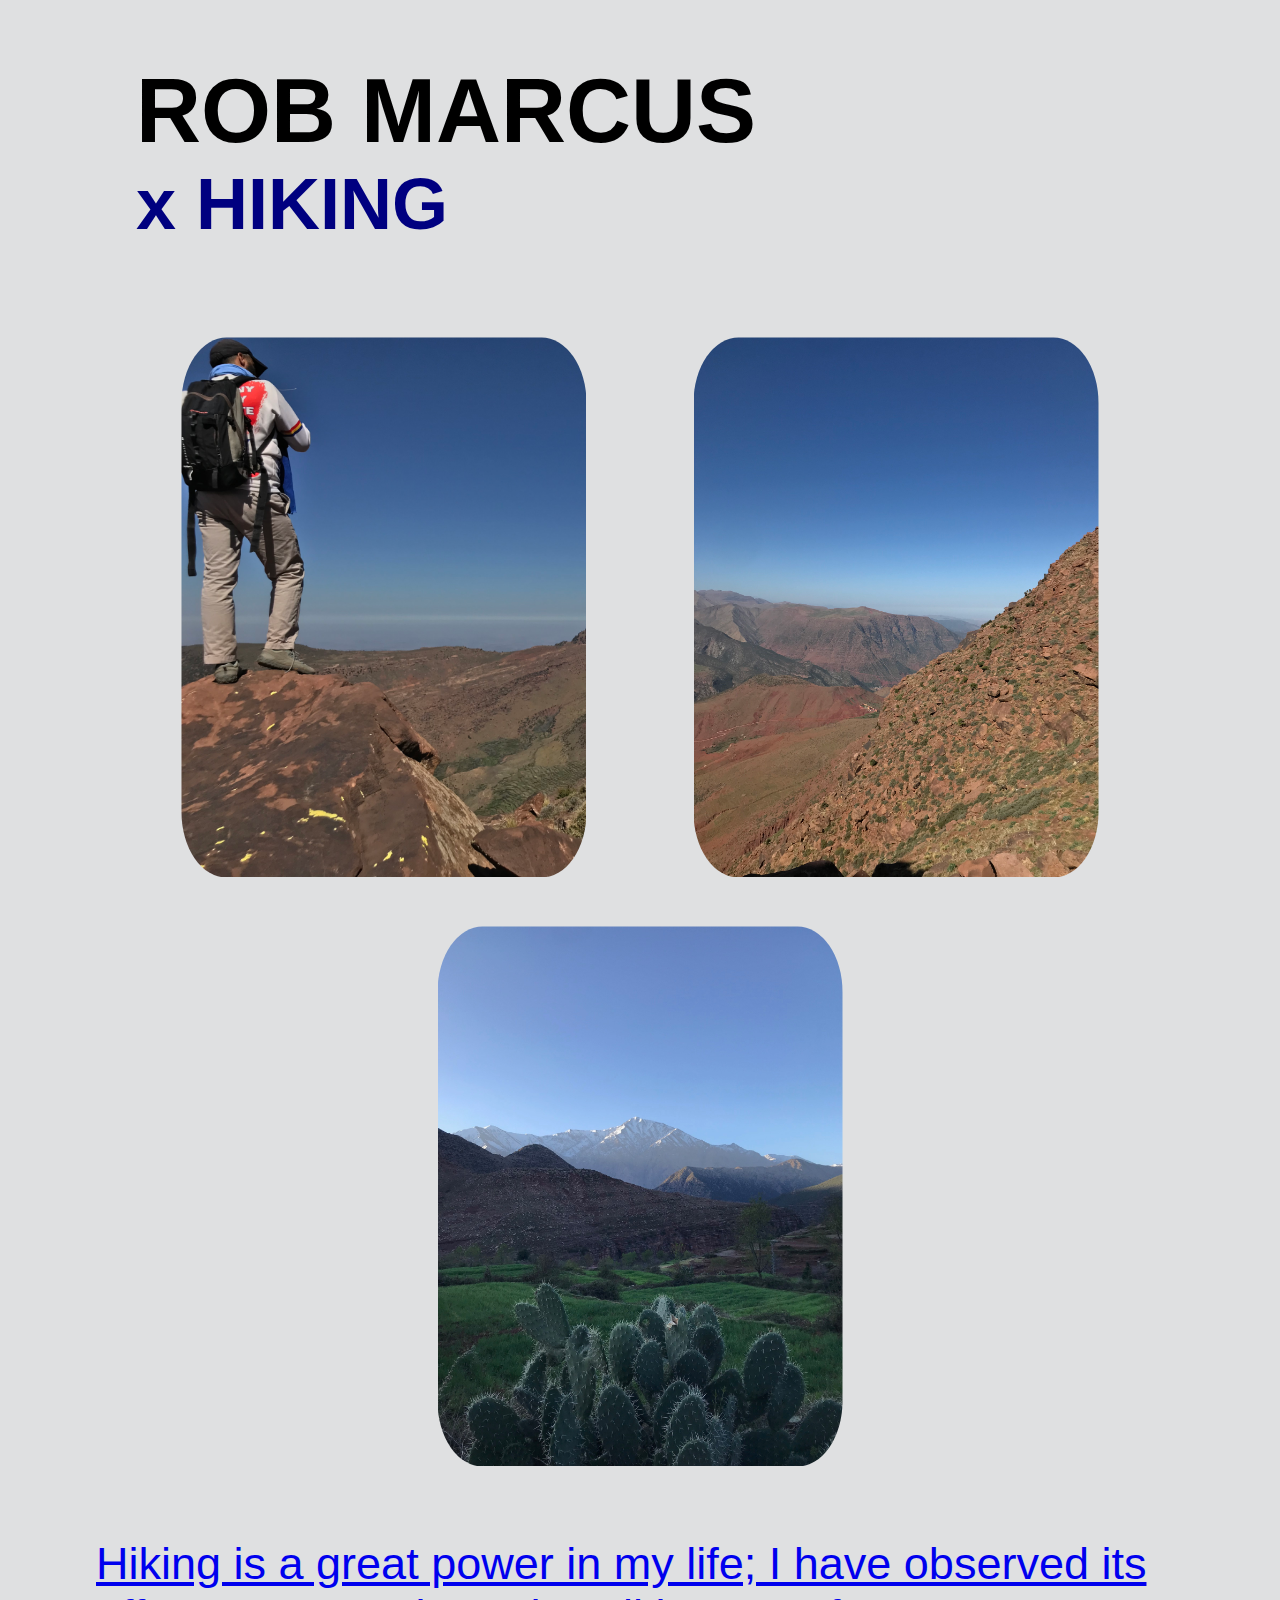
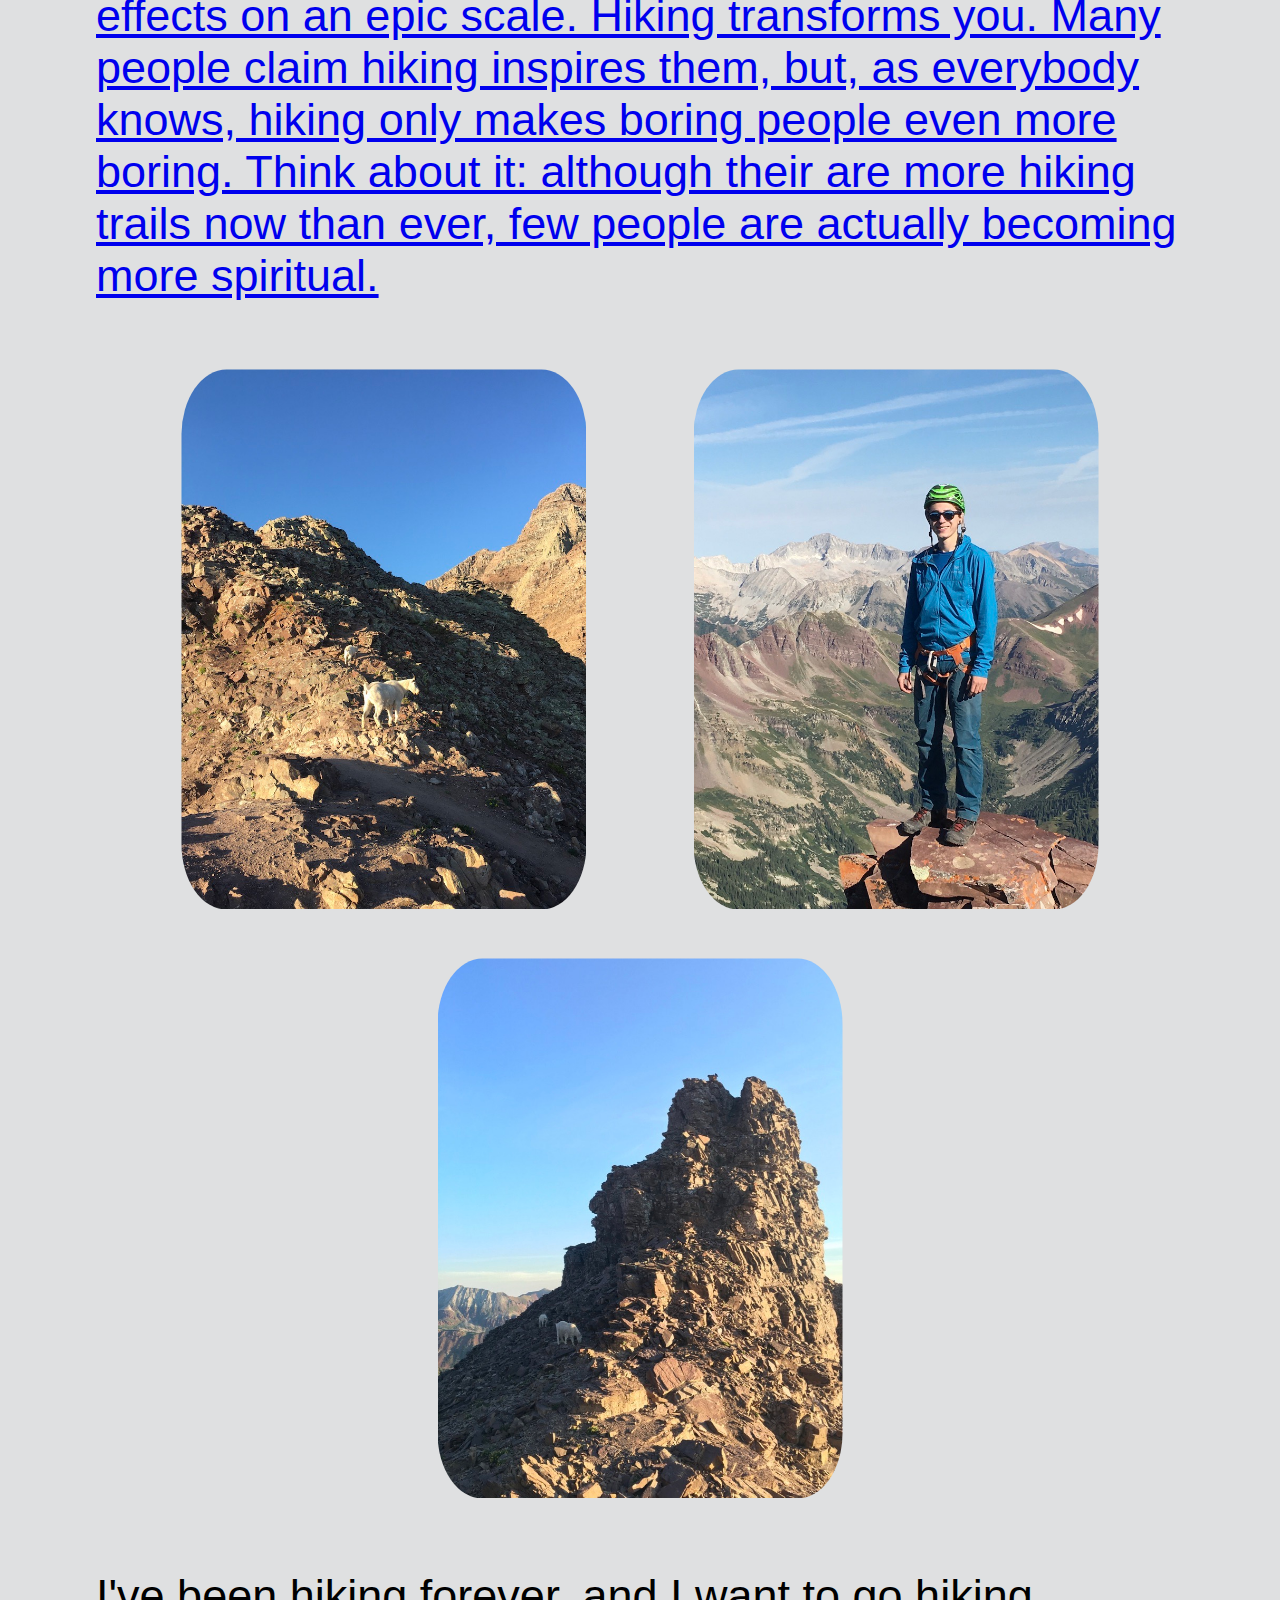
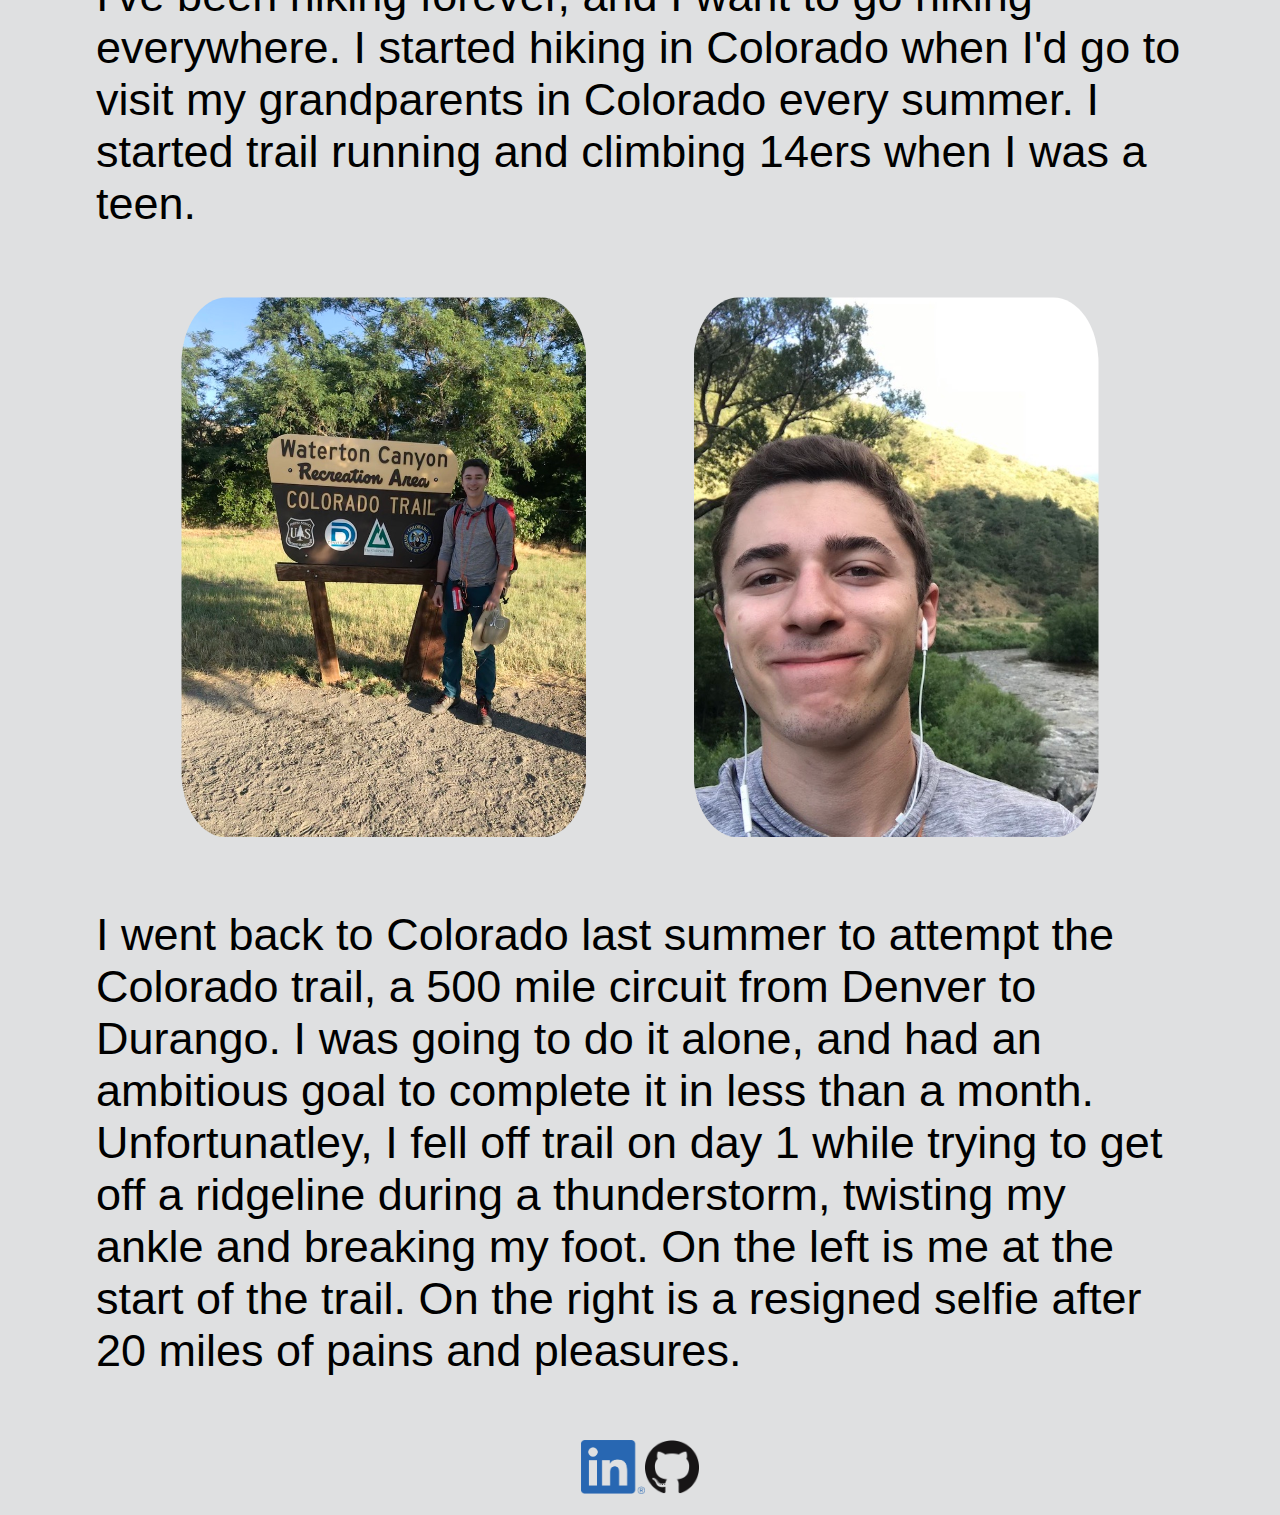
<file: portfolio/src/main/webapp/hiking.html>
<!DOCTYPE html>
<html>
  <head>
    <meta charset="UTF-8">
    <title>ROB MARCUS x HIKING</title>
    <link rel="stylesheet" href="style.css">
    <link rel="icon" 
      type="image/ico" 
      href="images/favicon.ico">
  </head>
  <body>
    <div id="header"></div>
    <div class = "content">
      <div id="tiles1"></div>
        <p><a href="http://blissbat.net/balzac.html" target="_blank">Hiking is a 
        great power in my life; I have observed its effects on an epic scale. 
        Hiking transforms you. Many people claim hiking inspires them, but, 
        as everybody knows, hiking only makes boring people even more
        boring. Think about it: although their are more hiking trails now than
        ever, few people are actually becoming more spiritual.</a>  
      <div id="tiles2"></div>
        <p>I've been hiking forever, and I want to go hiking everywhere. 
        I started hiking in Colorado when I'd go to visit my grandparents in
        Colorado every summer. I started trail running and climbing 14ers when 
        I was a teen. </p>
      <div id="tiles3"></div>
        <p>I went back to Colorado last summer to attempt the Colorado trail, 
        a 500 mile circuit from Denver to Durango. I was going to do it alone, 
        and had an ambitious goal to complete it in less than a month. 
        Unfortunatley, I fell off trail on day 1 while trying to get off a 
        ridgeline during a thunderstorm, twisting my ankle and breaking my foot.
        On the left is me at the start of the trail. On the right is a resigned 
        selfie after 20 miles of pains and pleasures.</p>
    </div>
    <div id="footer"></div>
  <script src="repeatedElements.js"></script>
  <script type="text/javascript">
    const TILES = {"tiles1":[1,2,0],"tiles2":[6,5,3],"tiles3":[7,4]};
    const PREFIX = "hiking";

    generateAllTiles(PREFIX, TILES);
    header(PREFIX);
  </script>
  </body>
</html>
</file>
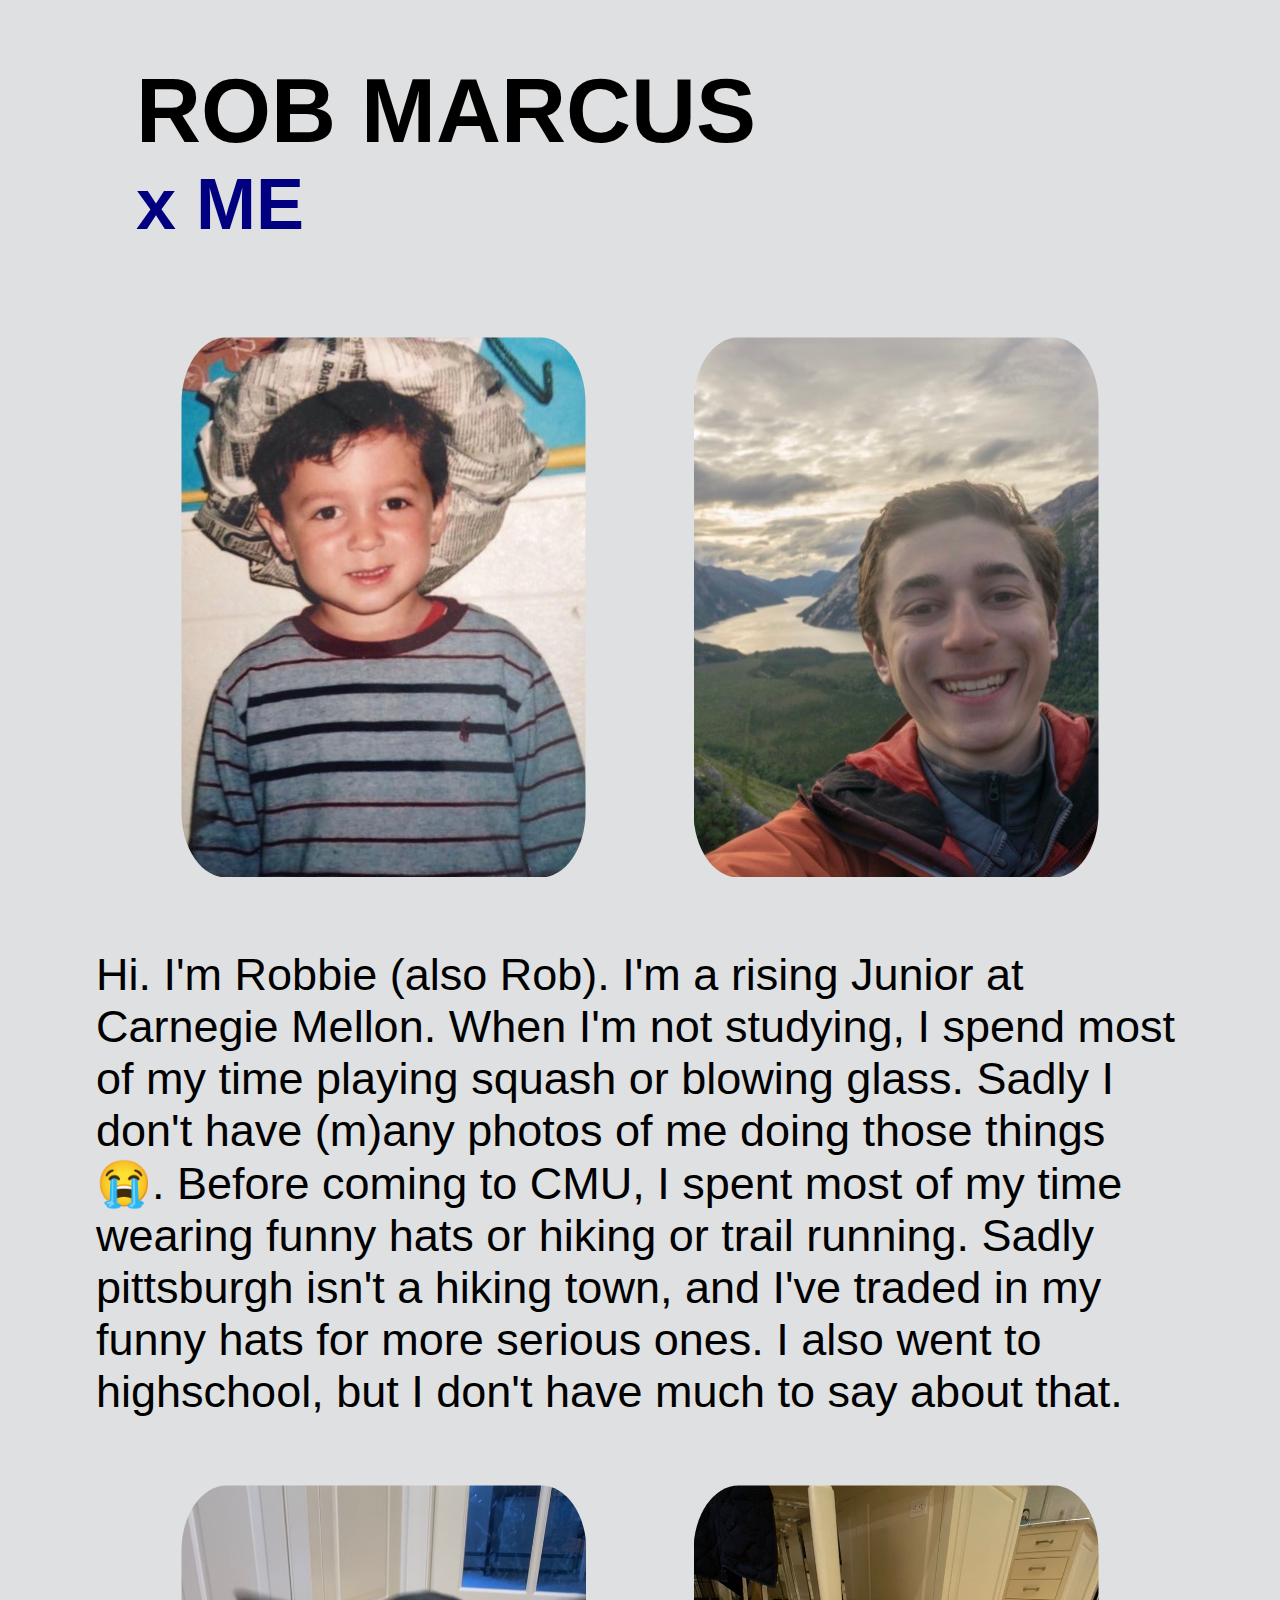
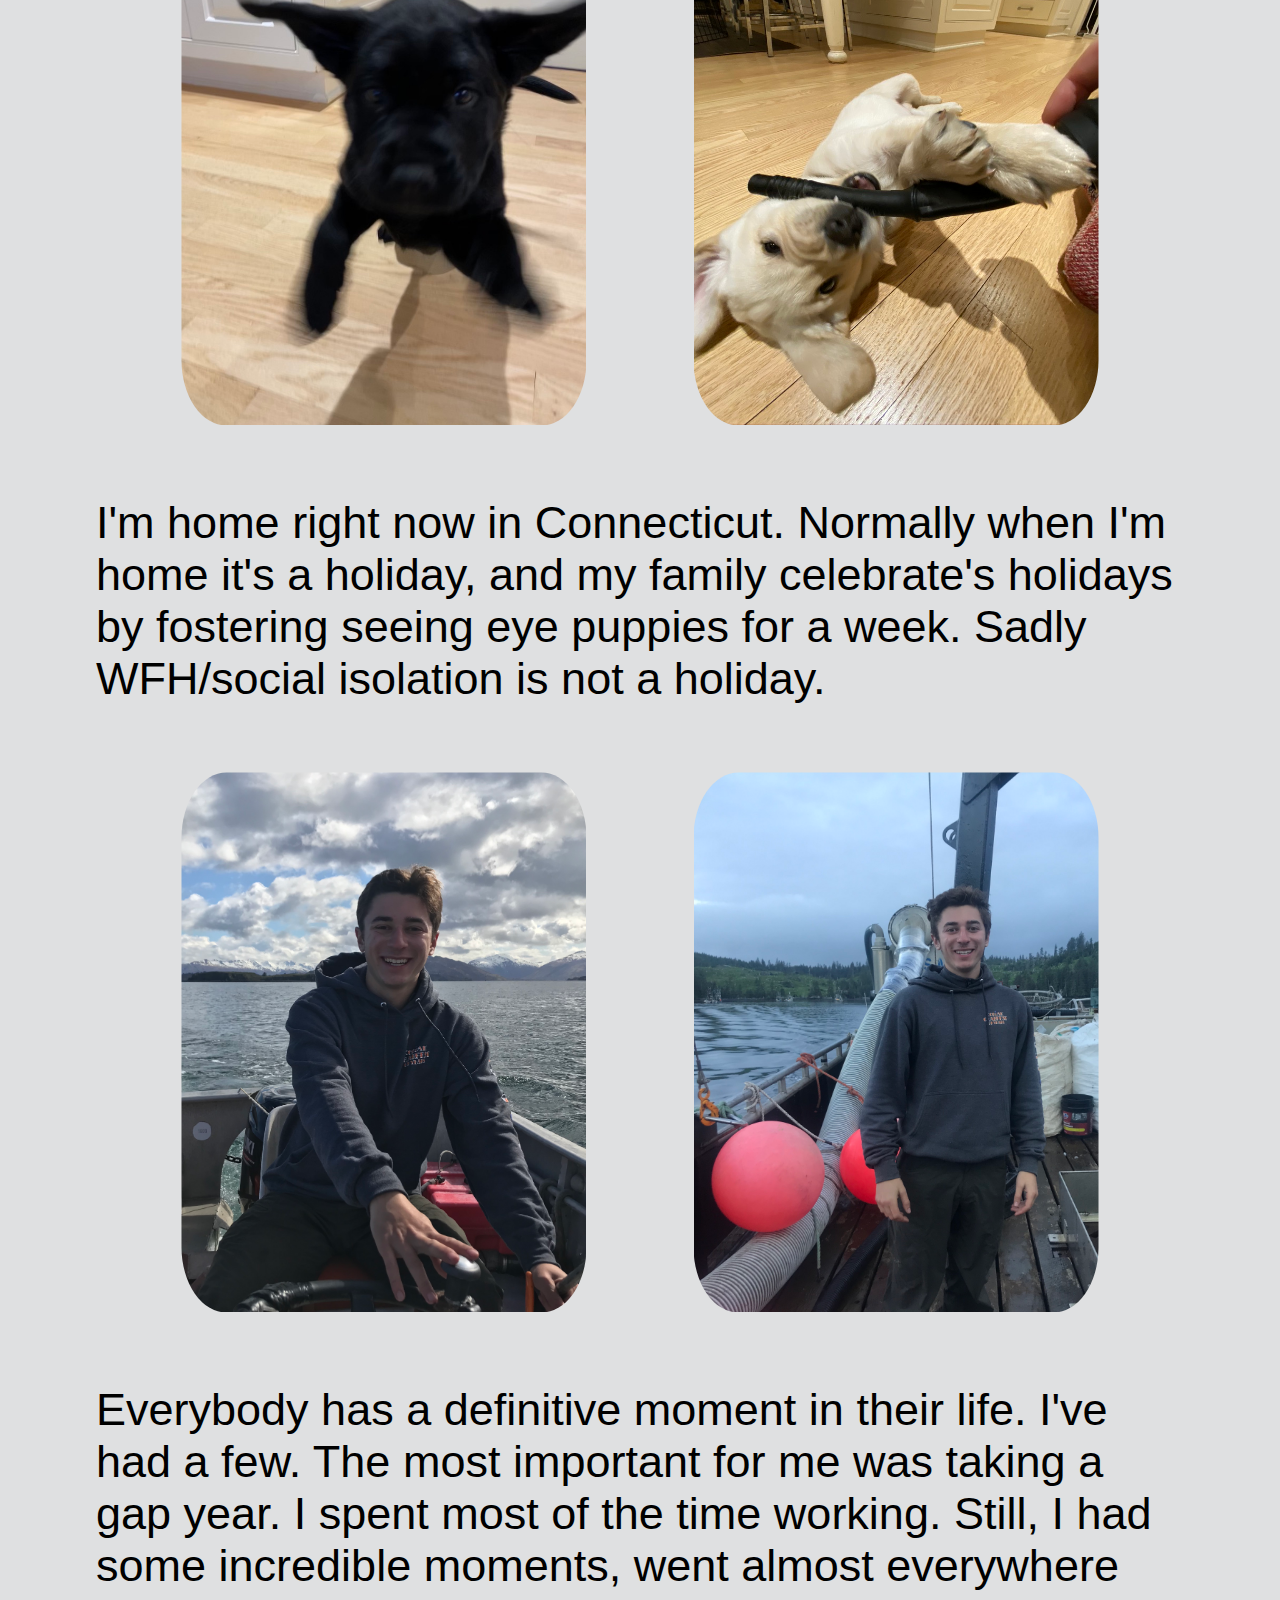
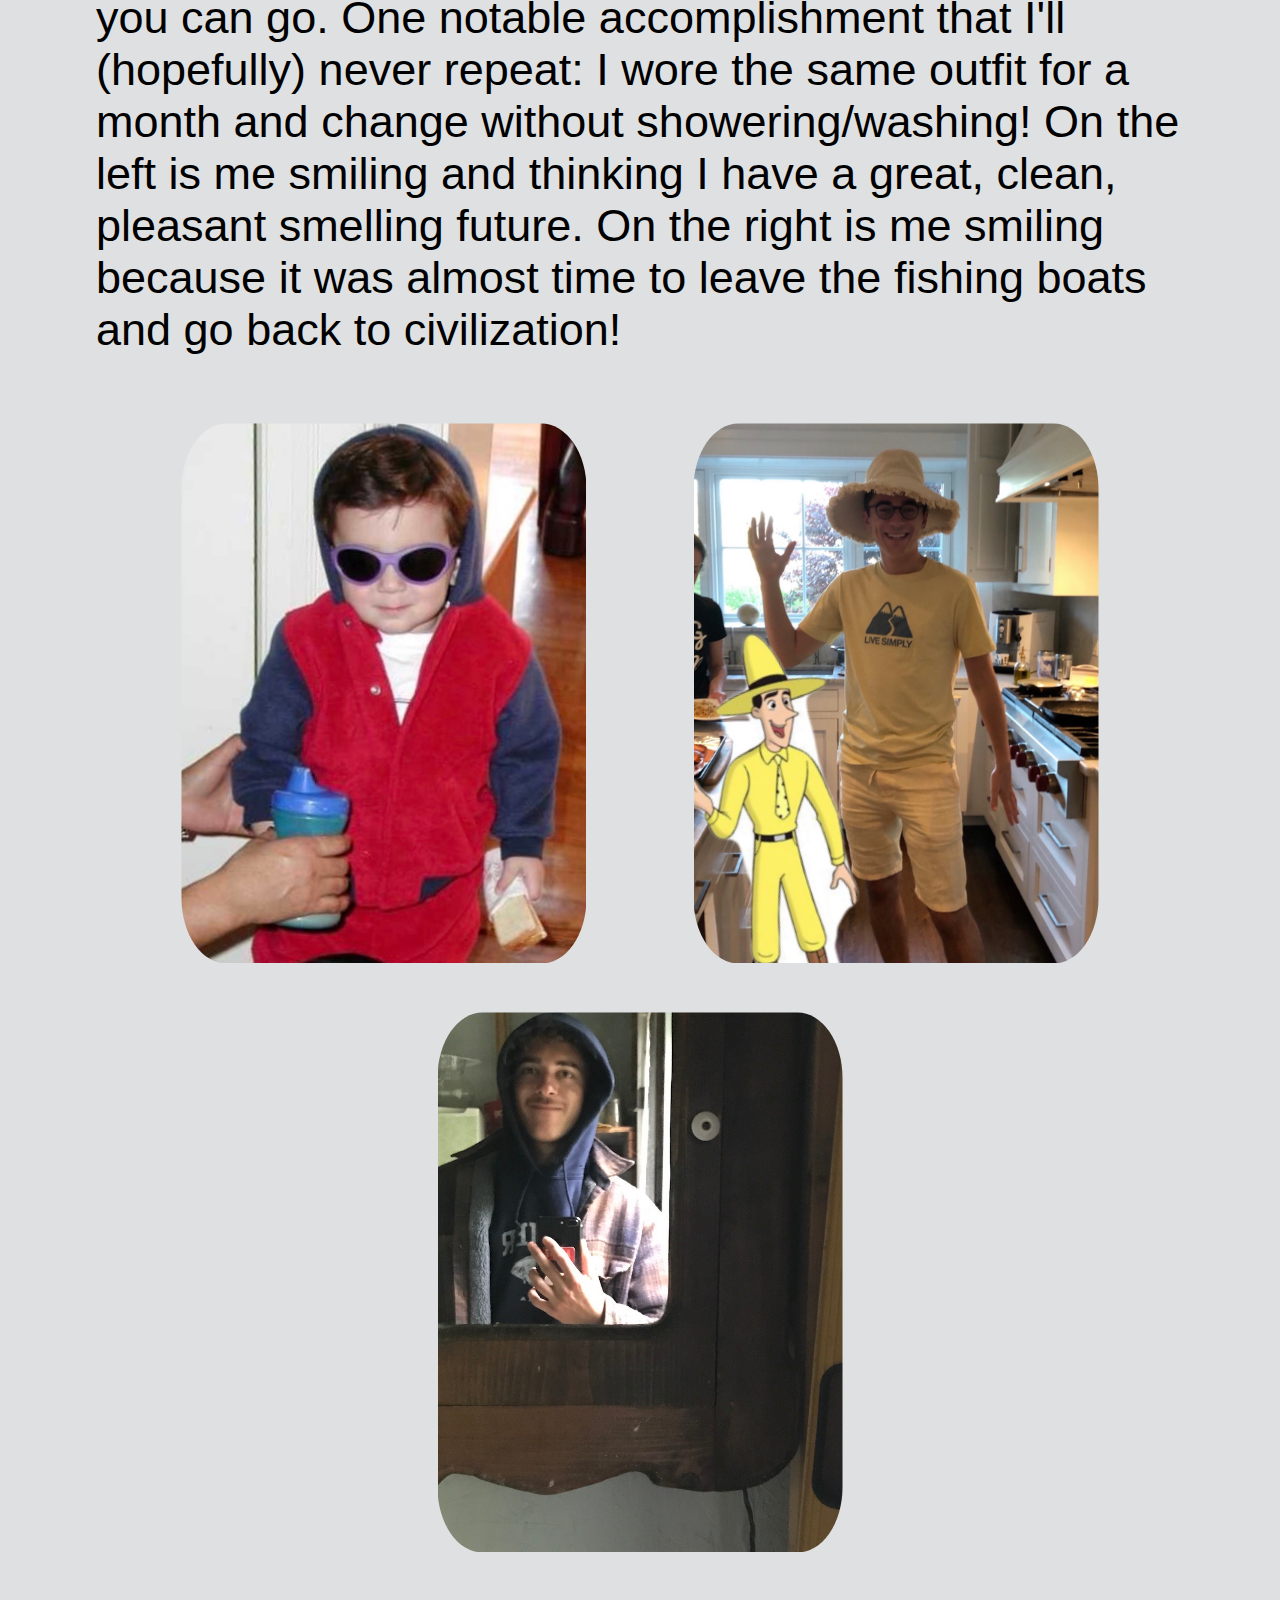
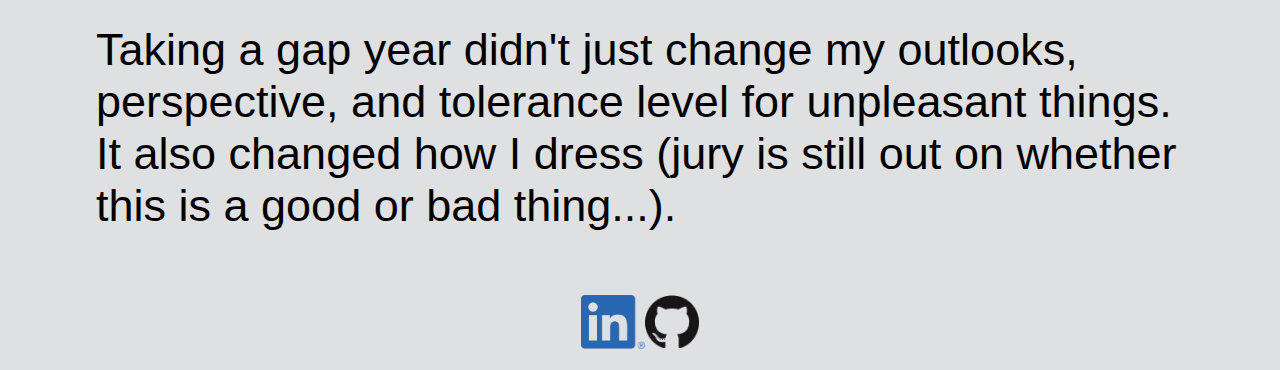
<file: portfolio/src/main/webapp/me.html>
<!DOCTYPE html>
<html>
  <head>
    <meta charset="UTF-8">
    <title>ROB MARCUS x ME</title>
    <link rel="stylesheet" href="style.css">
    <link rel="icon" 
      type="image/ico" 
      href="images/favicon.ico">
  </head>
  <body>
    <div id="header"></div>
    
    <div class="content">
      <div id="tiles1"></div>
        <p>Hi. I'm Robbie (also Rob). I'm a rising Junior at Carnegie Mellon.
        When I'm not studying, I spend most of my time playing squash or blowing
        glass. Sadly I don't have (m)any photos of me doing those things 😭. 
        Before coming to CMU, I spent most of my time wearing funny hats or 
        hiking or trail running. Sadly pittsburgh isn't a hiking town, and 
        I've traded in my funny hats for more serious ones. I also went to 
        highschool, but I don't have much to say about that.</p>
      <div id="tiles2"></div>
        <p>I'm home right now in Connecticut. Normally when I'm home it's a holiday, 
        and my family celebrate's holidays by fostering seeing eye puppies for a 
        week. Sadly WFH/social isolation is not a holiday.</p>
      <div id="tiles3"></div>
        <p>Everybody has a definitive moment in their life. I've had a few. 
        The most important for me was taking a gap year. I spent most of the 
        time working. Still, I had some incredible moments, went almost everywhere 
        you can go. One notable accomplishment that I'll (hopefully) never repeat: 
        I wore the same outfit for a month and change without showering/washing! 
        On the left is me smiling and thinking I have a great, clean, pleasant 
        smelling future. On the right is me smiling because it was almost time to 
        leave the fishing boats and go back to civilization!</p> 
      <div id="tiles4"></div>
        <p>Taking a gap year didn't just change my outlooks, perspective, and 
          tolerance level for unpleasant things. It also changed how I dress 
          (jury is still out on whether this is a good or bad thing...). 
        </p>
    </div>

    <div id="footer"></div>
  <script src="repeatedElements.js"></script>  
  <script type="text/javascript">
    const TILES = {"tiles1":[7,4],"tiles2":[6,5],"tiles3":[3,2],"tiles4":[1,0,8]};
    const PREFIX = "me";

    generateAllTiles(PREFIX, TILES);
    header(PREFIX);
  </script>
  </body>
</html>
</file>
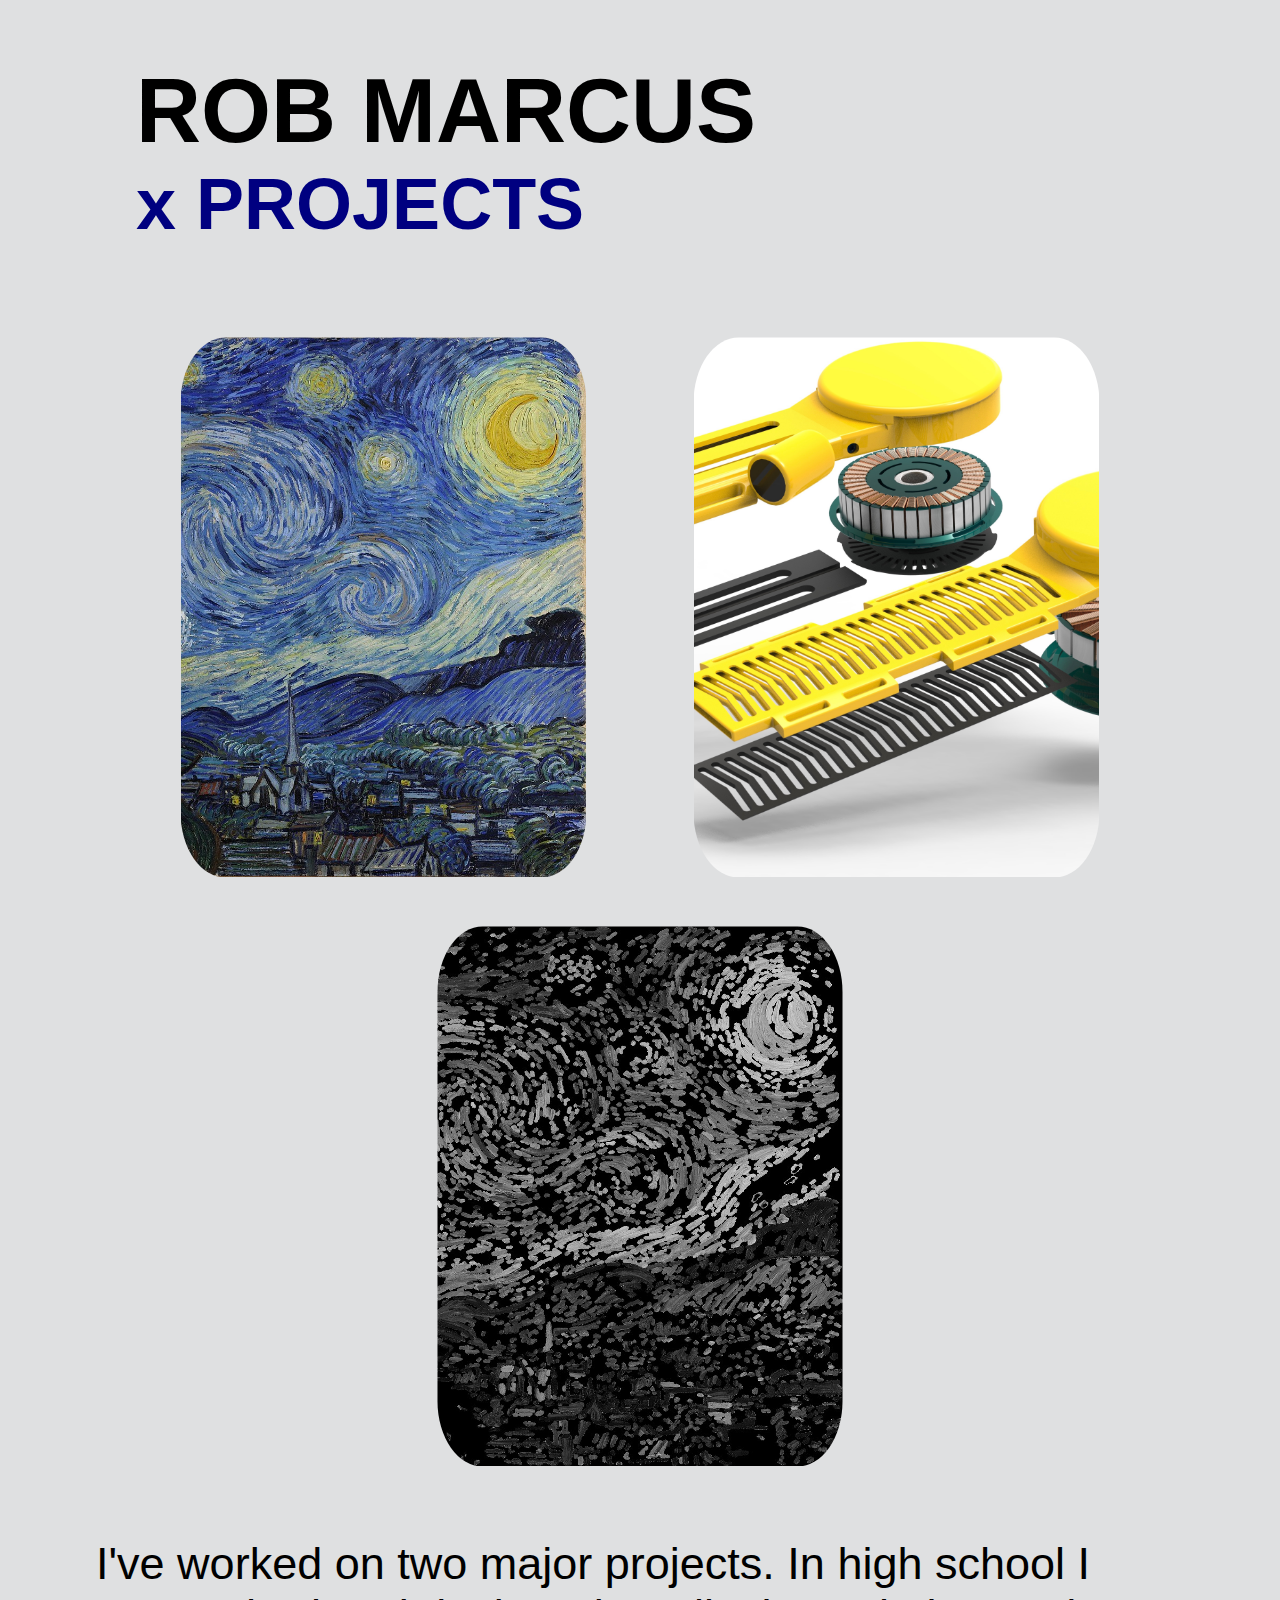
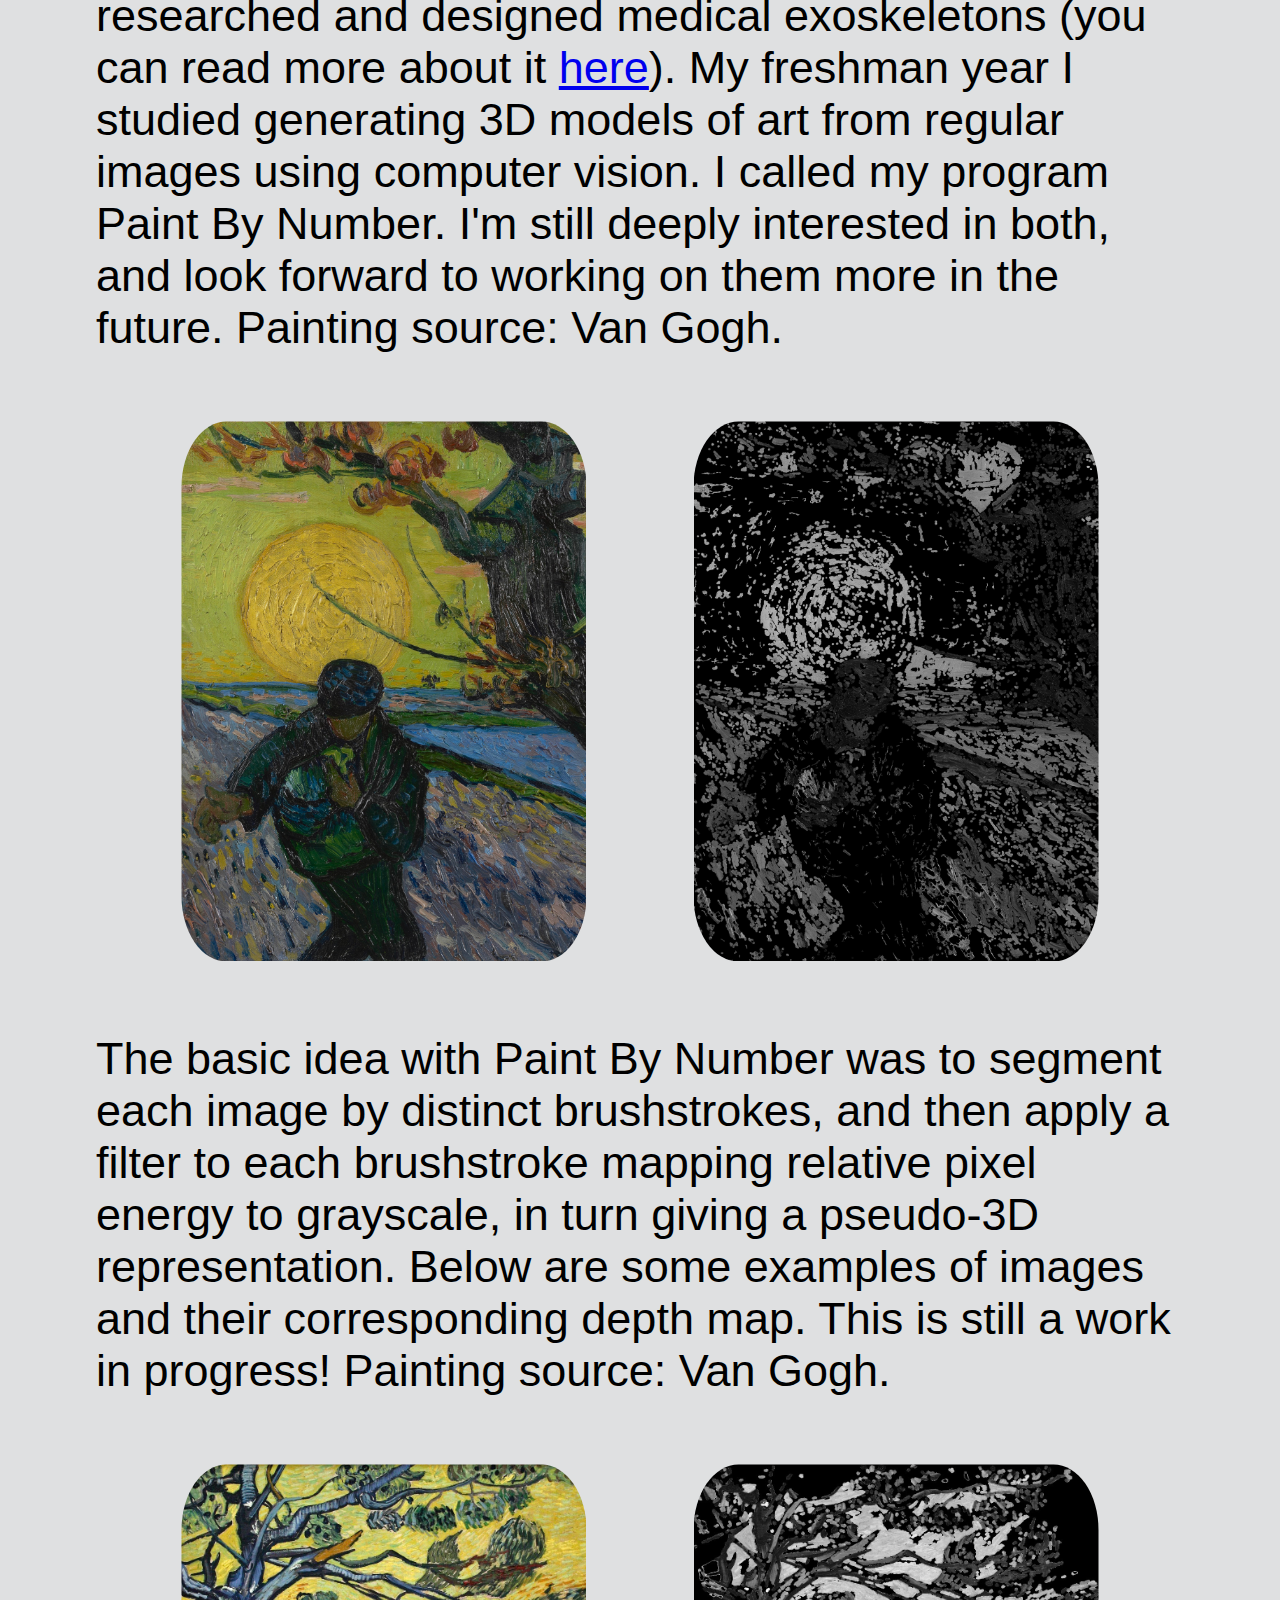
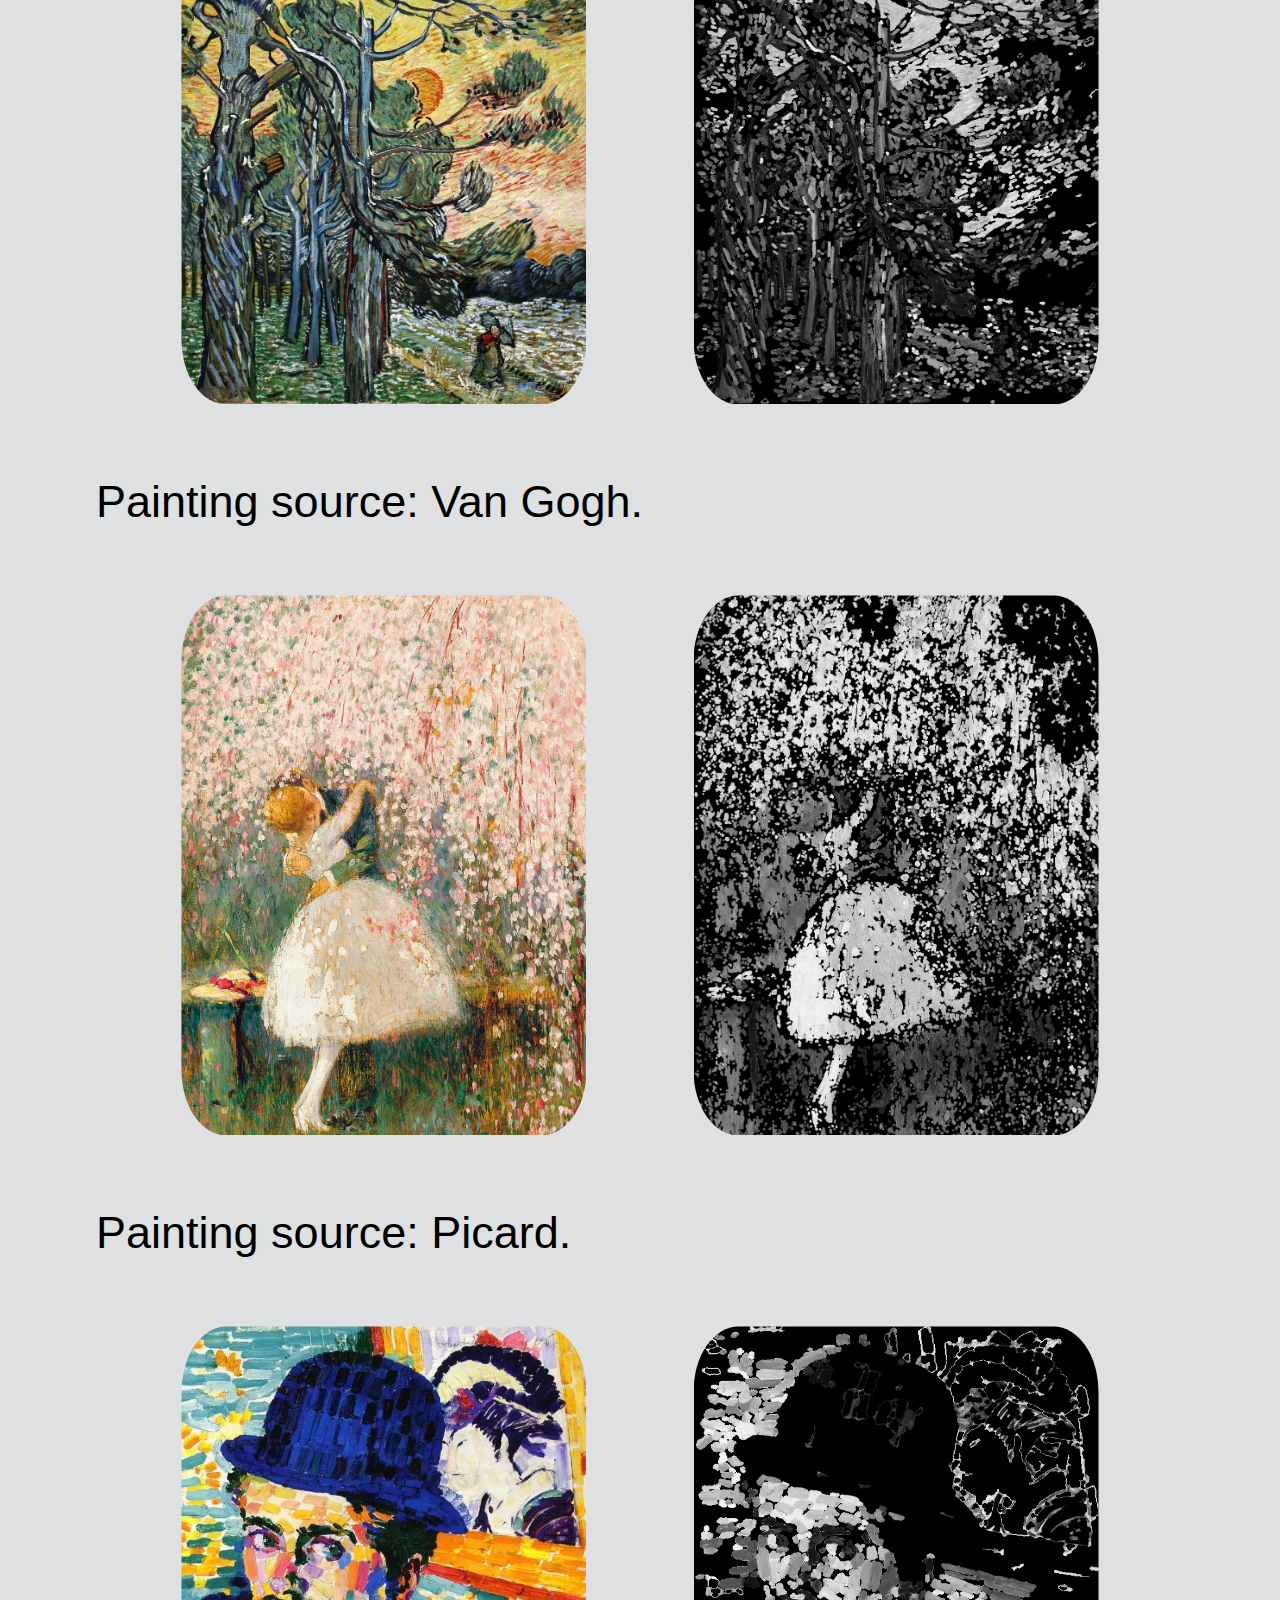
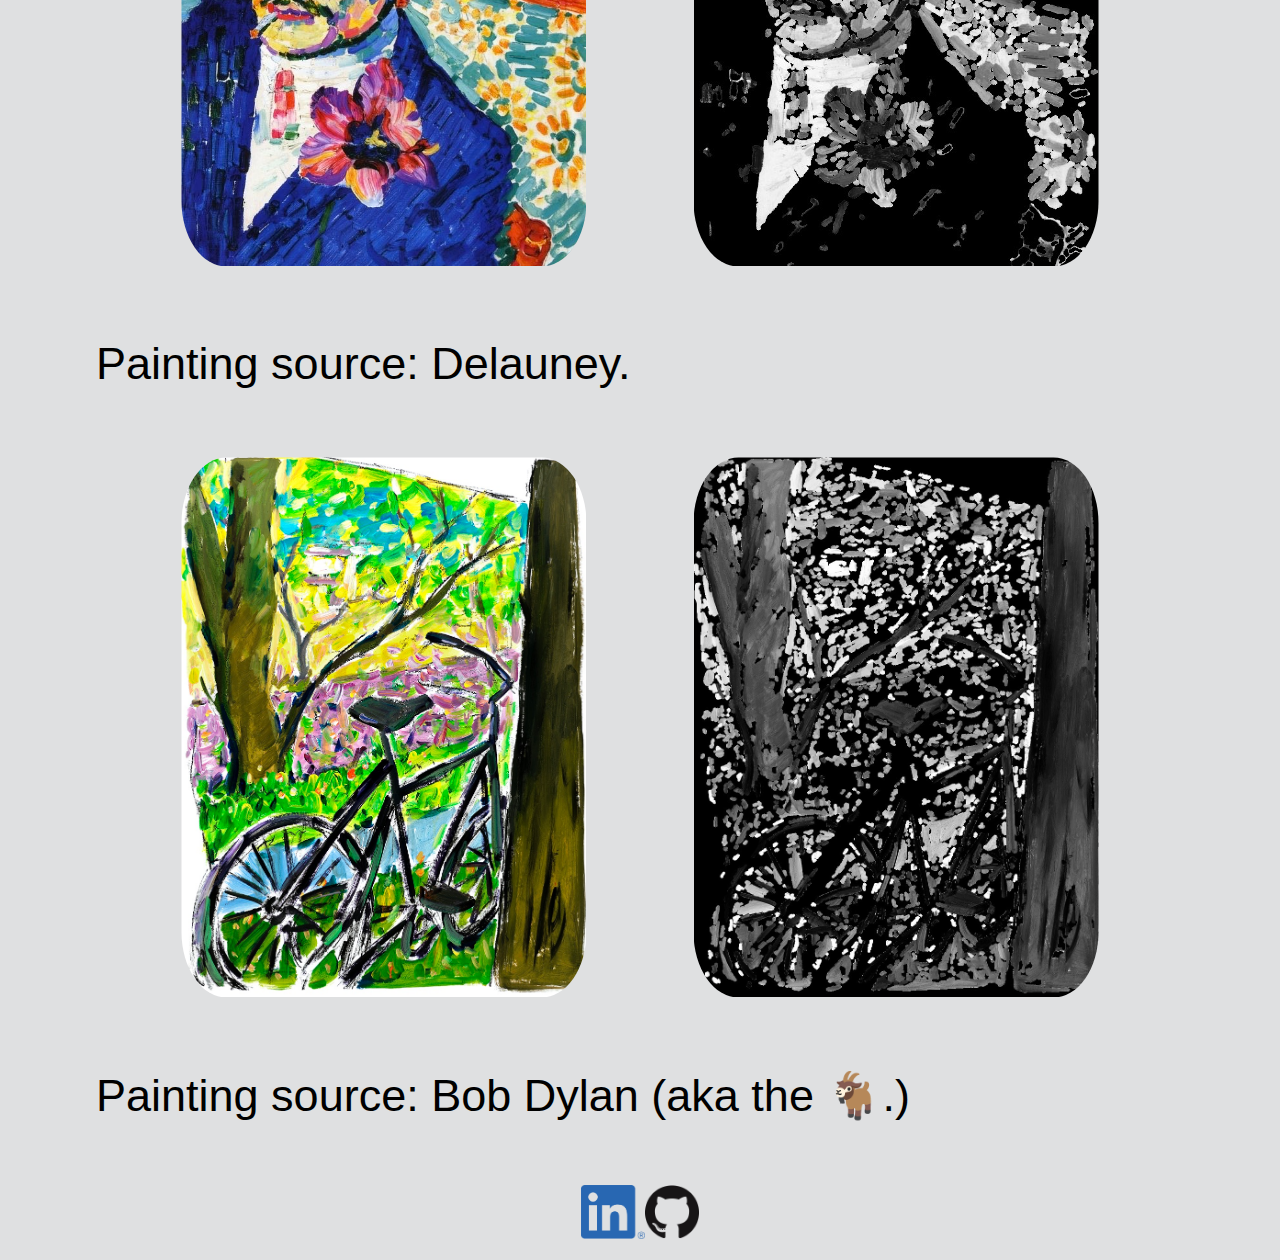
<file: portfolio/src/main/webapp/projects.html>
<!DOCTYPE html>
<html>
  <head>
    <meta charset="UTF-8">
    <title>ROB MARCUS x PROJECTS</title>
    <link rel="stylesheet" href="style.css">
    <link rel="icon" 
      type="image/ico" 
      href="images/favicon.ico">
  </head>
  <body>
    <div id="header"></div>
    <div class="content">
      <div id="tiles1"></div>
        <p>I've worked on two major projects. In high school I researched and 
        designed medical exoskeletons (you can read more about it 
        <a href=http://awstrol.com target="_blank">here</a>). My freshman year I studied generating
        3D models of art from regular images using computer vision. I called my 
        program Paint By Number. I'm still deeply interested in both, and look 
        forward to working on them more
        in the future.  Painting source: Van Gogh.</p>
      <div id="tiles2"></div>
        <p>The basic idea with Paint By Number was to segment each image by 
        distinct brushstrokes, and then apply a filter to each brushstroke
        mapping relative pixel energy to grayscale, in turn giving a pseudo-3D
        representation. Below are some examples of images and their corresponding 
        depth map. This is still a work in progress! Painting source: Van Gogh.
        </p>
      <div id="tiles3"></div> 
        <p>Painting source: Van Gogh.</p>
      <div id="tiles4"></div>
        <p>Painting source: Picard.</p>
      <div id="tiles5"></div>
        <p>Painting source: Delauney.</p>
      <div id="tiles6"></div>
        <p>Painting source: Bob Dylan (aka the 🐐.)</p>
    </div>

    <div id="footer"></div>
  <script src="repeatedElements.js"></script>
  <script type = "text/javascript">
    const TILES = {"tiles1":[1,0,2],"tiles2":[3,4],"tiles3":[5,6],
                   "tiles4":[7,8],"tiles5":[9,10],"tiles6":[11,12]};
    const PREFIX = "projects";
    
    generateAllTiles(PREFIX, TILES);
    header(PREFIX);
  </script>
  </body>
</html>
</file>
<file: portfolio/src/main/webapp/style.css>
body {
  background: #dfe0e1;
  font-family: 'Noto Sans', sans-serif;

}

.content {
  margin-left: auto;
  margin-right: auto;
  width: 85vw;
  padding: 1vh;
}

.content > .splash-content {
  width: 67.5vw;
  margin: auto;
}


h1 {
  display: block;
  font-size: 10vh;
  margin-block-start: 0.67em;
  margin-block-end: 0.67em;
  margin-inline-start: 10vw;
  margin-inline-end: 0px;
  font-weight: bold;
}

#header > h1 > p {
  font-size: 8vh; 
  color: navy;
  margin: 0;
}

#header > h1 > a { 
  text-decoration: none;
  color: black;
}

p {
  font-size: 5vh;
}

.container {
  text-align: justify;
  justify-content: space-evenly;
  display: flex;
  flex-wrap: wrap;
  flex-direction: row;
}

.container > div {
  display: inline-block;
  vertical-align: top;  
}


.centered-over-img {
  position: absolute;
  top: 50%;
  left: 50%;
  transform: translate(-50%, -50%);
  font-size: 8vh;
}

.container-box {
  position: relative;
  display: inline-block;
  vertical-align: top;
}

.text-box {
  position: absolute;
  top: 50%;
  left: 50%;
  transform: translate(-50%, -50%);
  pointer-events: none;
  display: inline-block;
  font-size: 6.5vh;
  color: white;
  font-weight: bold;
}

.text-box:before { 
  display: inline-block;
  height: 100%;
  vertical-align: middle;
}


.tile img {
  height: 60vh;
  width: auto; 
  border-radius: 15%;
  padding: 2.5vh;
}

.tile > .interactive-tile img {
  opacity: .9;
  transition-timing-function: ease-in-out;
  transition: 250ms;
}

.tile > .interactive-tile img:hover { 
  opacity: 1;
}

.logo img {
  height: 6vh;
  width: auto;
}

.logo > a {
  text-decoration: none;
  color: black;
}
</file>
